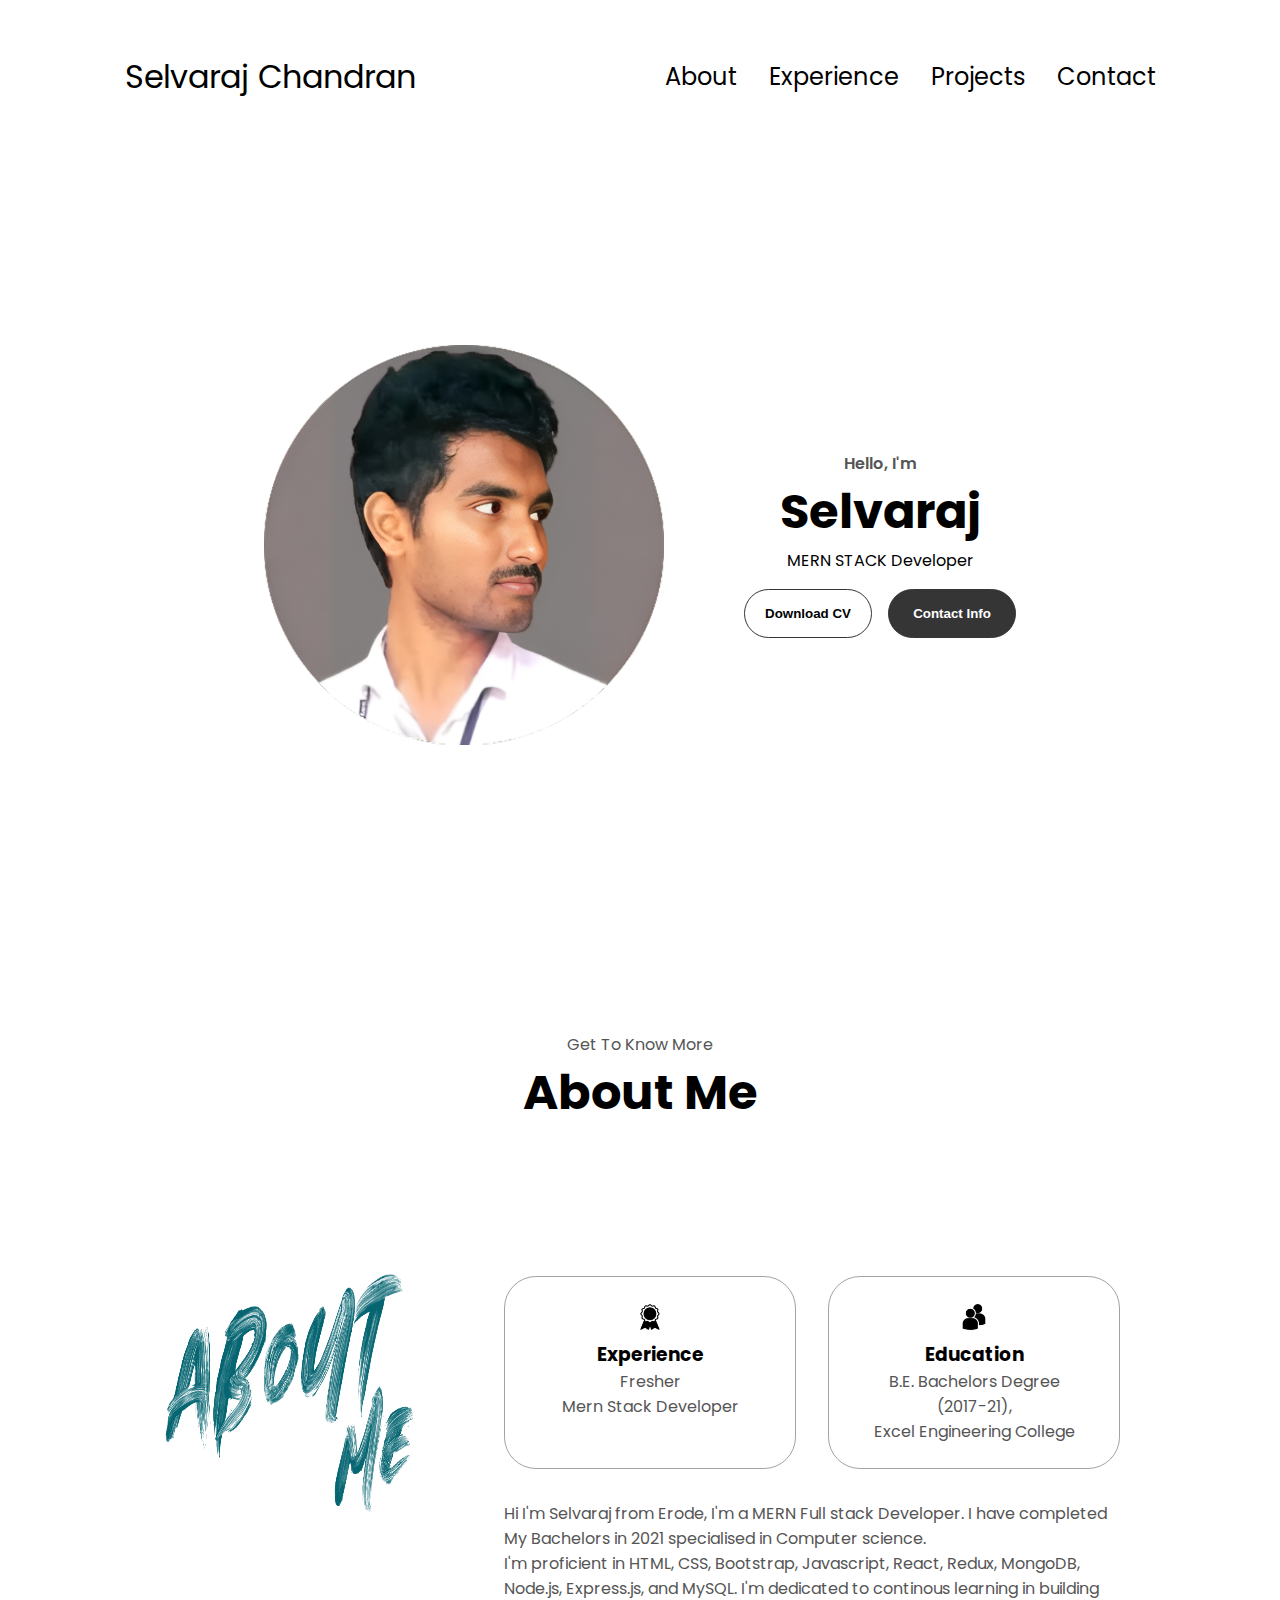
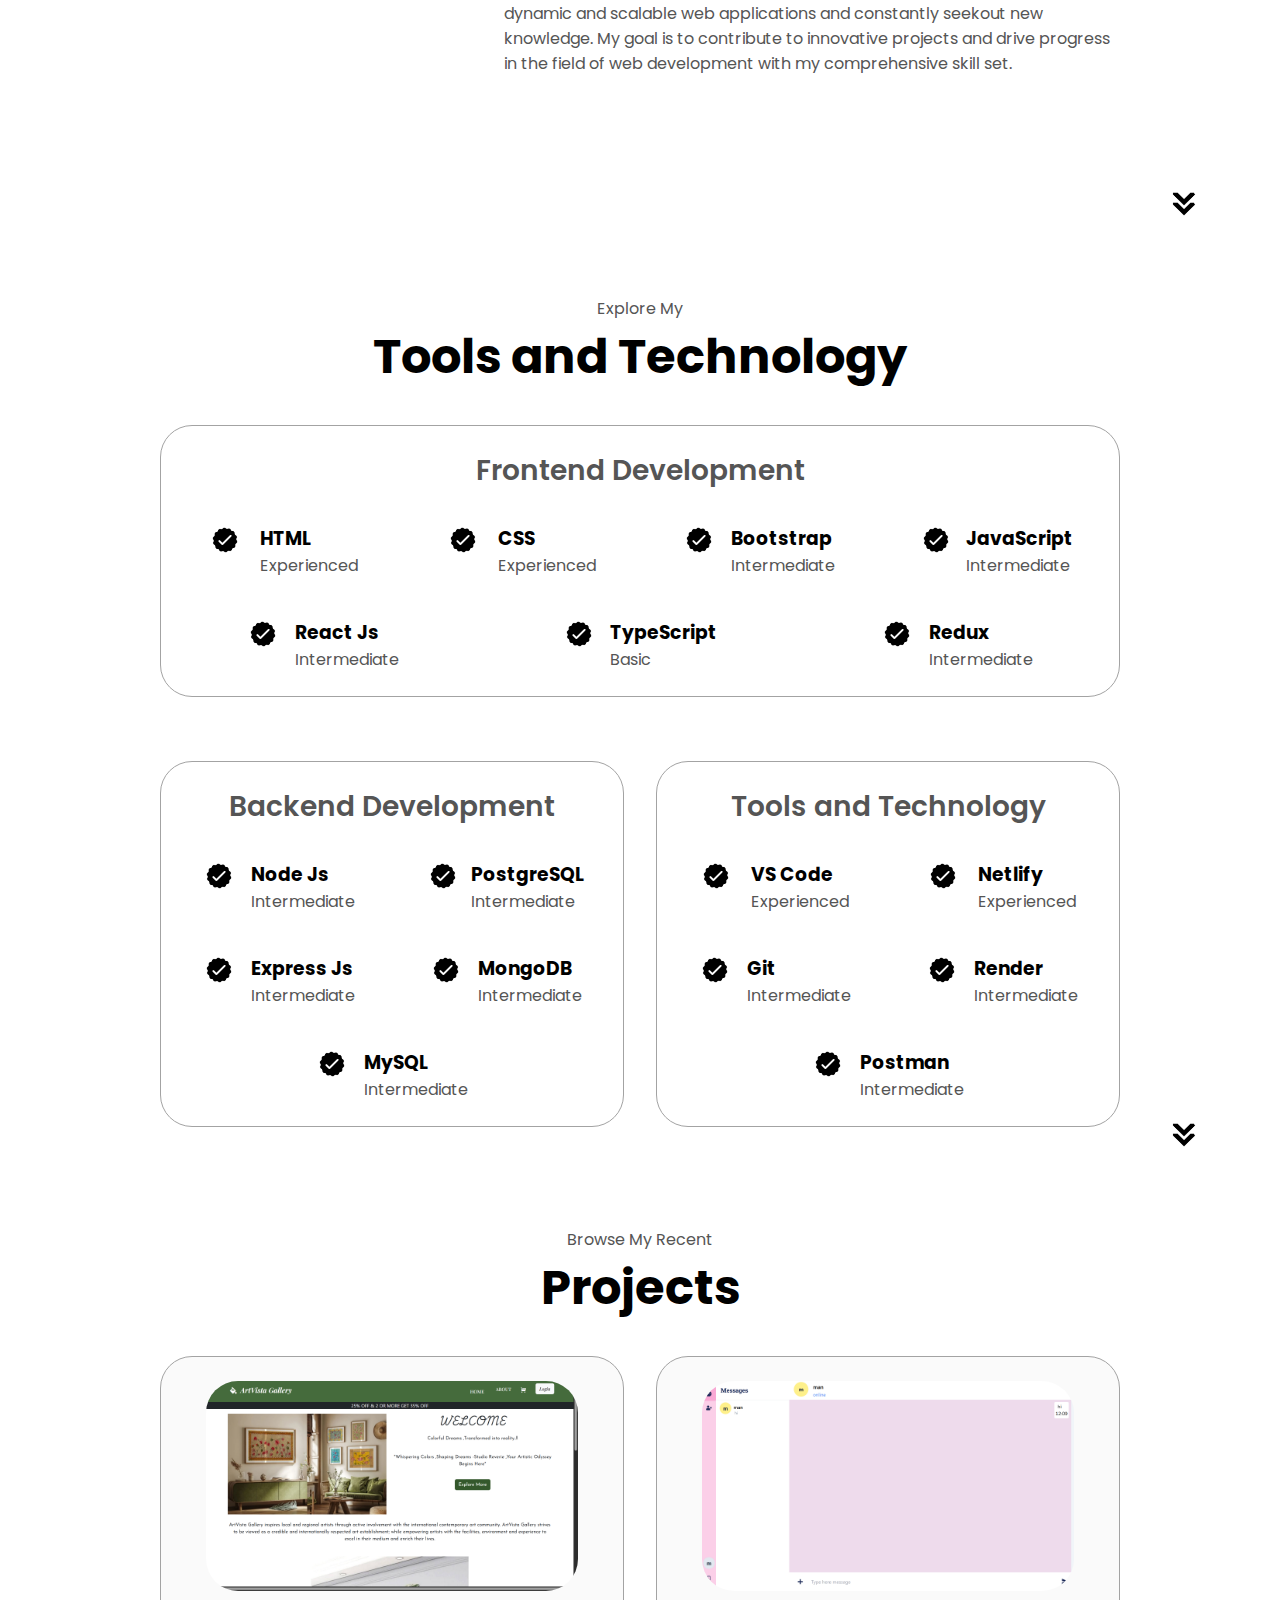
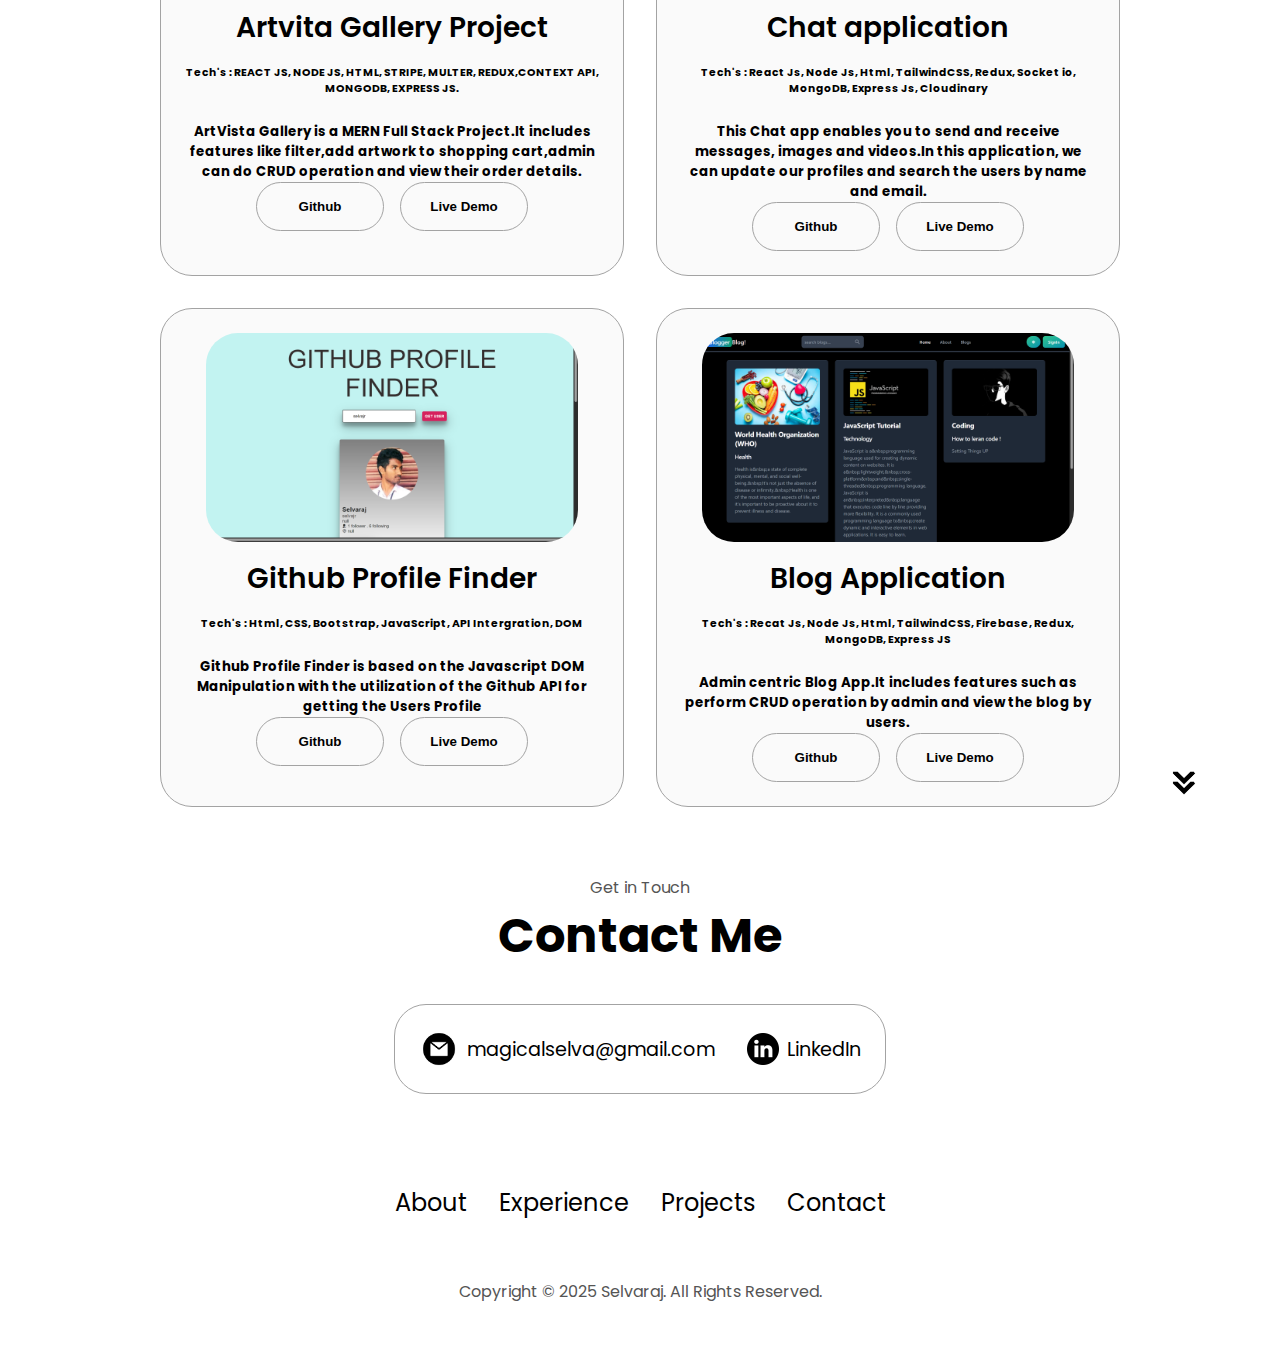
<file: index.html>
<!DOCTYPE html>
<html lang="en">
  <head>
    <meta charset="UTF-8" />
    <meta http-equiv="X-UA-Compatible" content="IE=edge" />
    <meta name="viewport" content="width=device-width, initial-scale=1.0" />
    <title>My Portfolio</title>
    <link rel="stylesheet" href="style.css" />
  </head>
  <body>
    <nav id="desktop-nav">
      <div class="logo">Selvaraj Chandran</div>
      <div>
        <ul class="nav-links">
          <li><a href="#about">About</a></li>
          <li><a href="#experience">Experience</a></li>
          <li><a href="#projects">Projects</a></li>
          <li><a href="#contact">Contact</a></li>
        </ul>
      </div>
    </nav>
    <nav id="hamburger-nav">
      <div class="logo">Selvaraj Chandran</div>
      <div class="hamburger-menu">
        <div class="hamburger-icon" onclick="toggleMenu()">
          <span></span>
          <span></span>
          <span></span>
        </div>
        <div class="menu-links">
          <li><a href="#about" onclick="toggleMenu()">About</a></li>
          <li><a href="#experience" onclick="toggleMenu()">Experience</a></li>
          <li><a href="#projects" onclick="toggleMenu()">Projects</a></li>
          <li><a href="#contact" onclick="toggleMenu()">Contact</a></li>
        </div>
      </div>
    </nav>
    <section id="profile">
      <div class="section__pic-container">
        <img src="./assets/profile.png" alt="Selvaraj profile picture" />
      </div>
      <div class="section__text">
        <p class="section__text__p1">Hello, I'm</p>
        <h1 class="title">Selvaraj</h1>
        <h2 class="typed-text-output d-inline"></h2>
        <div class="typed-text d-none">MERN STACK Developer</div>
        <p class="section__text__p2"></p>
        <div class="btn-container">
          <button
            class="btn btn-color-2"
            onclick="window.open('./assets/Resume Selvaraj.pdf')"
          >
            Download CV
          </button>
          <button class="btn btn-color-1" onclick="location.href='./#contact'">
            Contact Info
          </button>
        </div>
      </div>
    </section>
    <section id="about">
      <p class="section__text__p1">Get To Know More</p>
      <h1 class="title">About Me</h1>
      <div class="section-container">
        <div class="section__pic-container">
          <img
            src="./assets/About-Me.webp"
            alt="Profile picture"
            class="about-pic"
            style="width: 280px; height: 280px;"
          />
        </div>
        <div class="about-details-container">
          <div class="about-containers">
            <div class="details-container">
              <img
                src="./assets/experience.png"
                alt="Experience icon"
                class="icon"
              />
              <h3>Experience</h3>
              <p>Fresher <br />Mern Stack Developer</p>
            </div>
            <div class="details-container">
              <img
                src="./assets/education.png"
                alt="Education icon"
                class="icon"
              />
              <h3>Education</h3>
              <p>B.E. Bachelors Degree <br>(2017-21), <br> Excel Engineering College</p>
            </div>
          </div>
          <div class="text-container">
            <p>
              Hi I'm Selvaraj from Erode, I'm a MERN Full stack Developer. I have completed My Bachelors in 2021 specialised in Computer science. <br> 
              I'm proficient in HTML, CSS, Bootstrap, Javascript, React, Redux, MongoDB, Node.js, Express.js, and MySQL. I'm dedicated to continous learning in building dynamic and scalable web applications and constantly seekout new knowledge. My goal is to contribute to innovative projects and drive progress in the field of web development with my comprehensive skill set.
            </p>
          </div>
        </div>
      </div>
      <img
        src="./assets/arrow.png"
        alt="Arrow icon"
        class="icon arrow"
        onclick="location.href='./#experience'"
      />
    </section>
    <section id="experience">
      <p class="section__text__p1">Explore My</p>
      <h1 class="title">Tools and Technology</h1>
      <div class="experience-details-container">
        <div class="about-containers">
          <div class="details-container">
            <h2 class="experience-sub-title">Frontend Development</h2>
            <div class="article-container">
              <article>
                <img
                  src="./assets/checkmark.png"
                  alt="Experience icon"
                  class="icon"
                />
                <div>
                  <h3>HTML</h3>
                  <p>Experienced</p>
                </div>
              </article>
              <article>
                <img
                  src="./assets/checkmark.png"
                  alt="Experience icon"
                  class="icon"
                />
                <div>
                  <h3>CSS</h3>
                  <p>Experienced</p>
                </div>
              </article>
              <article>
                <img
                  src="./assets/checkmark.png"
                  alt="Experience icon"
                  class="icon"
                />
                <div>
                  <h3>Bootstrap</h3>
                  <p>Intermediate</p>
                </div>
              </article>
              <article>
                <img
                  src="./assets/checkmark.png"
                  alt="Experience icon"
                  class="icon"
                />
                <div>
                  <h3>JavaScript</h3>
                  <p>Intermediate</p>
                </div>
              </article>
              <article>
                <img
                  src="./assets/checkmark.png"
                  alt="Experience icon"
                  class="icon"
                />
                <div>
                  <h3>React Js</h3>
                  <p>Intermediate</p>
                </div>
              </article>
              <article>
                <img
                  src="./assets/checkmark.png"
                  alt="Experience icon"
                  class="icon"
                />
                <div>
                  <h3>TypeScript</h3>
                  <p>Basic</p>
                </div>
              </article>
              <article>
                <img
                  src="./assets/checkmark.png"
                  alt="Experience icon"
                  class="icon"
                />
                <div>
                  <h3>Redux</h3>
                  <p>Intermediate</p>
                </div>
              </article>
            </div>
          </div>
          <div class="experience-details-container">
            <div class="about-containers">
              <div class="details-container">
                <h2 class="experience-sub-title">Backend Development</h2>
                <div class="article-container">
                  <article>
                    <img
                      src="./assets/checkmark.png"
                      alt="Experience icon"
                      class="icon"
                    />
                    <div>
                      <h3>Node Js</h3>
                      <p>Intermediate</p>
                    </div>
                  </article>
                  <article>
                    <img
                      src="./assets/checkmark.png"
                      alt="Experience icon"
                      class="icon"
                      />
                      <div>
                        <h3>PostgreSQL</h3>
                        <p>Intermediate</p>
                      </div>
                    </article>
                    <article>
                      <img
                        src="./assets/checkmark.png"
                        alt="Experience icon"
                        class="icon"
                      />
                      <div>
                        <h3>Express Js</h3>
                        <p>Intermediate</p>
                      </div>
                    </article>
                    <article>
                      <img
                        src="./assets/checkmark.png"
                        alt="Experience icon"
                        class="icon"
                      />
                      <div>
                        <h3>MongoDB</h3>
                        <p>Intermediate</p>
                      </div>
                    </article>
                  <article>
                    <img
                      src="./assets/checkmark.png"
                      alt="Experience icon"
                      class="icon"
                    />
                    <div>
                      <h3>MySQL</h3>
                      <p>Intermediate</p>
                    </div>
                  </article>
                 
                </div>
              </div>
          <div class="details-container">
            <h2 class="experience-sub-title">Tools and Technology</h2>
            <div class="article-container">
              <article>
                <img
                  src="./assets/checkmark.png"
                  alt="Experience icon"
                  class="icon"
                />
                <div>
                  <h3>VS Code</h3>
                  <p>Experienced</p>
                </div>
              </article>
              <article>
                <img
                  src="./assets/checkmark.png"
                  alt="Experience icon"
                  class="icon"
                />
                <div>
                  <h3>Netlify</h3>
                  <p>Experienced</p>
                </div>
              </article>
              <article>
                <img
                  src="./assets/checkmark.png"
                  alt="Experience icon"
                  class="icon"
                />
                <div>
                  <h3>Git</h3>
                  <p>Intermediate</p>
                </div>
              </article>
              <article>
                <img
                  src="./assets/checkmark.png"
                  alt="Experience icon"
                  class="icon"
                />
                <div>
                  <h3>Render</h3>
                  <p>Intermediate</p>
                </div>
              </article>
              <article>
                <img
                  src="./assets/checkmark.png"
                  alt="Experience icon"
                  class="icon"
                />
                <div>
                  <h3>Postman</h3>
                  <p>Intermediate</p>
                </div>
              </article>
            </div>
          </div>
        </div>
      </div>
      <img
        src="./assets/arrow.png"
        alt="Arrow icon"
        class="icon arrow"
        onclick="location.href='./#projects'"
      />
    </section>
    <section id="projects">
      <p class="section__text__p1">Browse My Recent</p>
      <h1 class="title">Projects</h1>
      <div class="experience-details-container">
        <div class="about-containers">
          <div class="details-container color-container">
            <div class="article-container">
              <img
                src="./assets/Project 1.png"
                alt="Project 1"
                class="project-img"
              />
            </div>
            <h2 class="experience-sub-title project-title">Artvita Gallery Project</h2>
            <h6>
              Tech's : REACT JS, NODE JS, HTML, STRIPE, MULTER, REDUX,CONTEXT API, MONGODB, EXPRESS JS.
            </h6>
            <br>
            <h5>ArtVista Gallery is a MERN Full Stack Project.It includes features like filter,add artwork to shopping cart,admin can do CRUD operation and view their order details.</h5>
            <div class="btn-container">
              <button
                class="btn btn-color-2 project-btn"
                onclick="window.open('https://github.com/selvajr/ARTVISTA-FRONTEND', '_blank')"
              >
                Github
              </button>
              <button
                class="btn btn-color-2 project-btn"
                onclick= "window.open('https://artvista-gallery-frontend-mathi.vercel.app/')"
              >
                Live Demo
              </button>
            </div>
          </div>
          <div class="details-container color-container">
            <div class="article-container">
              <img
                src="./assets/Project 2.png"
                alt="Project 2"
                class="project-img"
              />
            </div>
            <h2 class="experience-sub-title project-title">Chat application</h2>
            <h6>
              Tech's : React Js, Node Js, Html, TailwindCSS, Redux, Socket io, MongoDB, Express Js, Cloudinary
            </h6>
            <br>
            <h5>
              This Chat app enables you to send and receive messages, images and videos.In this application, we can update our profiles and search the users by name and email.
            </h5>
            <div class="btn-container">
              <button
                class="btn btn-color-2 project-btn"
                onclick="window.open('https://github.com/selvajr/CHAT-APP-FRONTEND')"
              >
                Github
              </button>
              <button
                class="btn btn-color-2 project-btn"
                onclick="window.open('https://github.com/')"
              >
                Live Demo
              </button>
            </div>
          </div>
          <div class="details-container color-container">
            <div class="article-container">
              <img
                src="./assets/Profile-finder.png"
                alt="Project 3"
                class="project-img"
              />
            </div>
            <h2 class="experience-sub-title project-title">Github Profile Finder</h2>
            <h6>
              Tech's : Html, CSS, Bootstrap, JavaScript, API Intergration, DOM
            </h6>
            <br>
            <h5>Github Profile Finder is based on the Javascript DOM Manipulation with the utilization of the Github API for getting the Users Profile</h5>
            <div class="btn-container">
              <button
                class="btn btn-color-2 project-btn"
                onclick="window.open('https://github.com/selvajr/GITHUB-PROFILE-FINDER')"
              >
                Github
              </button>
              <button
                class="btn btn-color-2 project-btn"
                onclick="window.open('https://github-profile-finder-red-alpha.vercel.app/')"
              >
                Live Demo
              </button>
            </div>
          </div>
          <div class="details-container color-container">
            <div class="article-container">
              <img
                src="./assets/blog.png"
                alt="Project 3"
                class="project-img"
              />
            </div>
            <h2 class="experience-sub-title project-title">Blog Application</h2>
            <h6>
              Tech's : Recat Js, Node Js, Html, TailwindCSS, Firebase, Redux, MongoDB, Express JS
            </h6>
            <br>
            <h5>
              Admin centric Blog App.It includes features such as perform CRUD operation by admin and view the blog by users.
            </h5>
            <div class="btn-container">
              <button
                class="btn btn-color-2 project-btn"
                onclick="window.open('https://github.com/selvajr/Blog-Frontend')"
              >
                Github
              </button>
              <button
                class="btn btn-color-2 project-btn"
                onclick="window.open('https://blog-frontend-mathikannan.vercel.app/')"
              >
                Live Demo
              </button>
            </div>
          </div>
        </div>
      </div>
      <img
        src="./assets/arrow.png"
        alt="Arrow icon"
        class="icon arrow"
        onclick="location.href='./#contact'"
      />
    </section>
    <section id="contact">
      <p class="section__text__p1">Get in Touch</p>
      <h1 class="title">Contact Me</h1>
      <div class="contact-info-upper-container">
        <div class="contact-info-container">
          <img
            src="./assets/email.png"
            alt="Email icon"
            class="icon contact-icon email-icon"
          />
          <p><a href="mailto:examplemail@gmail.com">magicalselva@gmail.com</a></p>
        </div>
        <div class="contact-info-container">
          <img
            src="./assets/linkedin.png"
            alt="LinkedIn icon"
            class="icon contact-icon"
          />
          <p><a href="https://www.linkedin.com">LinkedIn</a></p>
        </div>
      </div>
    </section>
    <footer>
      <nav>
        <div class="nav-links-container">
          <ul class="nav-links">
            <li><a href="#about">About</a></li>
            <li><a href="#experience">Experience</a></li>
            <li><a href="#projects">Projects</a></li>
            <li><a href="#contact">Contact</a></li>
          </ul>
        <div>
        </nav> 
        <p>Copyright &#169; 2025 Selvaraj. All Rights Reserved.</p>
    </footer>
    <script src="script.js"></script>
  </body>
</html>
</file>
<file: style.css>
/* GENERAL */

@import url("https://fonts.googleapis.com/css2?family=Poppins:wght@300;400;500;600&display=swap");


* {
  margin: 0;
  padding: 0;
 
}

body {
  /* background-color: #FAFAD2; */
  font-family: "Poppins", sans-serif;
}

html {
  scroll-behavior: smooth;
}

p {
  color: rgb(85, 85, 85);
}

/* TRANSITION */

a,
.btn {
  transition: all 300ms ease;
}

/* DESKTOP NAV */

nav,
.nav-links {
  display: flex;
  /* background-color: #F0FFF0; */
}

nav {
  justify-content: space-around;
  align-items: center;
  height: 17vh;
}

.nav-links {
  gap: 2rem;
  list-style: none;
  font-size: 1.5rem;
}

a {
  color: black;
  text-decoration: none;
  text-decoration-color: white;
}

a:hover {
  color: grey;
  text-decoration: underline;
  text-underline-offset: 1rem;
  text-decoration-color: rgb(181, 181, 181);
}

.logo {
  font-size: 2rem;
}

.logo:hover {
  cursor: default;
}

/* HAMBURGER MENU */

#hamburger-nav {
  display: none;
}

.hamburger-menu {
  position: relative;
  display: inline-block;
}

.hamburger-icon {
  display: flex;
  flex-direction: column;
  justify-content: space-between;
  height: 24px;
  width: 30px;
  cursor: pointer;
}

.hamburger-icon span {
  width: 100%;
  height: 2px;
  background-color: black;
  transition: all 0.3 ease-in-out;
}

.menu-links {
  position: absolute;
  top: 100%;
  right: 0;
  background-color: white;
  width: fit-content;
  max-height: 0;
  overflow: hidden;
  transition: all 0.3 ease-in-out;
}

.menu-links a {
  display: block;
  padding: 10px;
  text-align: center;
  font-size: 1.5rem;
  color: black;
  text-decoration: none;
  transition: all 0.3 ease-in-out;
}

.menu-links li {
  list-style: none;
}

.menu-links.open {
  max-height: 300px;
}

.hamburger-icon.open span:first-child {
  transform: rotate(45deg) translate(10px, 5px);
}

.hamburger-icon.open span:nth-child(2) {
  opacity: 0;
}

.hamburger-icon.open span:last-child {
  transform: rotate(-45deg) translate(10px, -5px);
}

.hamburger-icon span:first-child {
  transform: none;
}

.hamburger-icon span:first-child {
  opacity: 1;
}

.hamburger-icon span:first-child {
  transform: none;
}

/* SECTIONS */

section {
  padding-top: 4vh;
  height: 96vh;
  margin: 0 10rem;
  box-sizing: border-box;
  min-height: fit-content;
}

.section-container {
  display: flex;
}

/* PROFILE SECTION */

#profile {
  display: flex;
  justify-content: center;
  gap: 5rem;
  height: 80vh;
}

.section__pic-container {
  display: flex;
  height: 400px;
  width: 400px;
  margin: auto 0;
}

.section__text {
  align-self: center;
  text-align: center;
}

.section__text p {
  font-weight: 600;
}

.section__text__p1 {
  text-align: center;
}

.section__text__p2 {
  font-size: 1.75rem;
  margin-bottom: 1rem;
}

.title {
  font-size: 3rem;
  text-align: center;
}

#socials-container {
  display: flex;
  justify-content: center;
  margin-top: 1rem;
  gap: 1rem;
}

/* ICONS */

.icon {
  cursor: pointer;
  height: 2rem;
}

/* BUTTONS */

.btn-container {
  display: flex;
  justify-content: center;
  gap: 1rem;
}

.btn {
  font-weight: 600;
  transition: all 300ms ease;
  padding: 1rem;
  width: 8rem;
  border-radius: 2rem;
}

.btn-color-1,
.btn-color-2 {
  border: rgb(53, 53, 53) 0.1rem solid;
}

.btn-color-1:hover,
.btn-color-2:hover {
  cursor: pointer;
}

.btn-color-1,
.btn-color-2:hover {
  background: rgb(53, 53, 53);
  color: white;
}

.btn-color-1:hover {
  background: rgb(0, 0, 0);
}

.btn-color-2 {
  background: none;
}

.btn-color-2:hover {
  border: rgb(255, 255, 255) 0.1rem solid;
}

.btn-container {
  gap: 1rem;
}

/* ABOUT SECTION */

#about {
  position: relative;
}

.about-containers {
  gap: 2rem;
  margin-bottom: 2rem;
  margin-top: 2rem;
}

.about-details-container {
  justify-content: center;
  flex-direction: column;
}

.about-containers,
.about-details-container {
  display: flex;
}

.about-pic {
  border-radius: 2rem;
}

.arrow {
  position: absolute;
  right: -5rem;
  bottom: 2.5rem;
}

.details-container {
  padding: 1.5rem;
  flex: 1;
  background: white;
  border-radius: 2rem;
  border: rgb(53, 53, 53) 0.1rem solid;
  border-color: rgb(163, 163, 163);
  text-align: center;
}

.section-container {
  gap: 4rem;
  height: 80%;
}

.section__pic-container {
  height: 400px;
  width: 400px;
  margin: auto 0;
}

/* EXPERIENCE SECTION */

#experience {
  position: relative;
}

.experience-sub-title {
  color: rgb(85, 85, 85);
  font-weight: 600;
  font-size: 1.75rem;
  margin-bottom: 2rem;
}

.experience-details-container {
  display: flex;
  justify-content: center;
  flex-direction: column;
}

.article-container {
  display: flex;
  text-align: initial;
  flex-wrap: wrap;
  flex-direction: row;
  gap: 2.5rem;
  justify-content: space-around;
}

article {
  display: flex;
  width: 10rem;
  justify-content: space-around;
  gap: 0.5rem;
}

article .icon {
  cursor: default;
}

/* PROJECTS SECTION */

#projects {
  position: relative;
}

.color-container {
  border-color: rgb(163, 163, 163);
  background: rgb(250, 250, 250);
}

.project-img {
  border-radius: 2rem;
  width: 90%;
  height: 90%;
}

.project-title {
  margin: 1rem;
  color: black;
}

.project-btn {
  color: black;
  border-color: rgb(163, 163, 163);
}

/* CONTACT */

#contact {
  display: flex;
  justify-content: center;
  flex-direction: column;
  height: 70vh;
}

.contact-info-upper-container {
  display: flex;
  justify-content: center;
  border-radius: 2rem;
  border: rgb(53, 53, 53) 0.1rem solid;
  border-color: rgb(163, 163, 163);
  background: (250, 250, 250);
  margin: 2rem auto;
  padding: 0.5rem;
}

.contact-info-container {
  display: flex;
  align-items: center;
  justify-content: center;
  gap: 0.5rem;
  margin: 1rem;
}

.contact-info-container p {
  font-size: larger;
}

.contact-icon {
  cursor: default;
}

.email-icon {
  height: 2.5rem;
}

/* FOOTER SECTION */

footer {
  height: 26vh;
  margin: 0 1rem;
}

footer p {
  text-align: center;
}

@media screen and (max-width: 1400px) {
  #profile {
    height: 83vh;
    margin-bottom: 6rem;
  }
  .about-containers {
    flex-wrap: wrap;
  }
  #contact,
  #projects {
    height: fit-content;
  }
}

@media screen and (max-width: 1200px) {
  #desktop-nav {
    display: none;
  }
  #hamburger-nav {
    display: flex;
  }
  #experience,
  .experience-details-container {
    margin-top: 2rem;
  }
  #profile,
  .section-container {
    display: block;
  }
  .arrow {
    display: none;
  }
  section,
  .section-container {
    height: fit-content;
  }
  section {
    margin: 0 5%;
  }
  .section__pic-container {
    width: 275px;
    height: 275px;
    margin: 0 auto 2rem;
  }
  .about-containers {
    margin-top: 0;
  }
}

@media screen and (max-width: 600px) {
  #contact,
  footer {
    height: 40vh;
  }
  #profile {
    height: 83vh;
    margin-bottom: 0;
  }
  article {
    font-size: 1rem;
  }
  footer nav {
    height: fit-content;
    margin-bottom: 2rem;
  }
  .about-containers,
  .contact-info-upper-container,
  .btn-container {
    flex-wrap: wrap;
  }
  .contact-info-container {
    margin: 0;
  }
  .contact-info-container p,
  .nav-links li a {
    font-size: 1rem;
  }
  .experience-sub-title {
    font-size: 1.25rem;
  }
  .logo {
    font-size: 1.5rem;
  }
  .nav-links {
    flex-direction: column;
    gap: 0.5rem;
    text-align: center;
  }
  .section__pic-container {
    width: auto;
    height: 46vw;
    justify-content: center;
  }
  .section__text__p2 {
    font-size: 1.25rem;
  }
  .title {
    font-size: 2rem;
  }
  .text-container {
    text-align: justify;
  }
}
</file>
